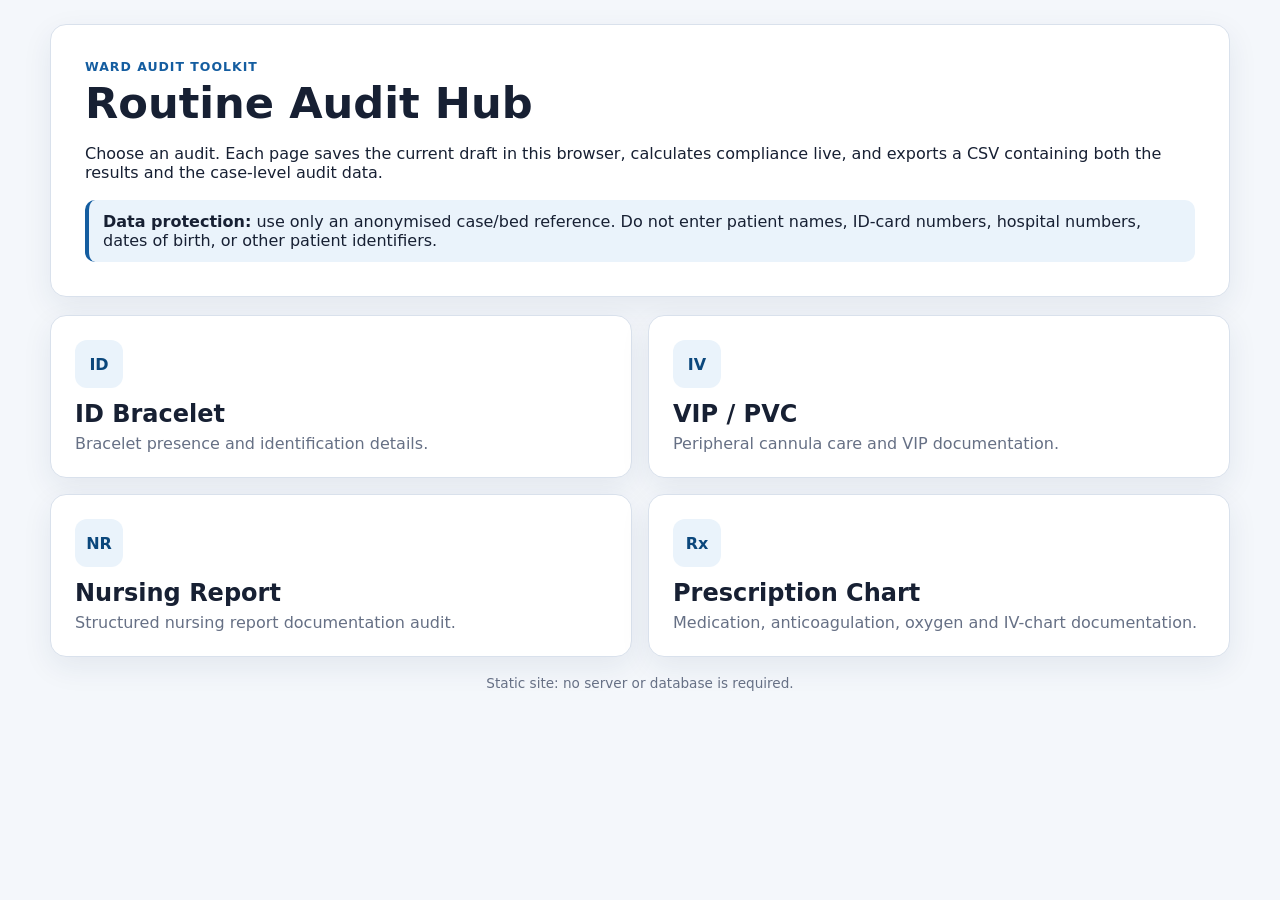
<file: index.html>
<!doctype html>
<html lang="en">
<head>
  <meta charset="utf-8">
  <meta name="viewport" content="width=device-width, initial-scale=1">
  <title>Ward Audit Hub</title>
  <link rel="stylesheet" href="styles.css">
</head>
<body>
  <main class="home-shell">
    <section class="hero card">
      <p class="eyebrow">Ward audit toolkit</p>
      <h1>Routine Audit Hub</h1>
      <p>Choose an audit. Each page saves the current draft in this browser, calculates compliance live, and exports a CSV containing both the results and the case-level audit data.</p>
      <div class="privacy-note"><strong>Data protection:</strong> use only an anonymised case/bed reference. Do not enter patient names, ID-card numbers, hospital numbers, dates of birth, or other patient identifiers.</div>
    </section>

    <section class="audit-grid" aria-label="Available audits">
      <a class="audit-card card" href="id-bracelet.html">
        <span class="audit-icon">ID</span>
        <h2>ID Bracelet</h2>
        <p>Bracelet presence and identification details.</p>
      </a>
      <a class="audit-card card" href="vip.html">
        <span class="audit-icon">IV</span>
        <h2>VIP / PVC</h2>
        <p>Peripheral cannula care and VIP documentation.</p>
      </a>
      <a class="audit-card card" href="nr.html">
        <span class="audit-icon">NR</span>
        <h2>Nursing Report</h2>
        <p>Structured nursing report documentation audit.</p>
      </a>
      <a class="audit-card card" href="rx-chart.html">
        <span class="audit-icon">Rx</span>
        <h2>Prescription Chart</h2>
        <p>Medication, anticoagulation, oxygen and IV-chart documentation.</p>
      </a>
    </section>

    <footer>Static site: no server or database is required.</footer>
  </main>
</body>
</html>
</file>
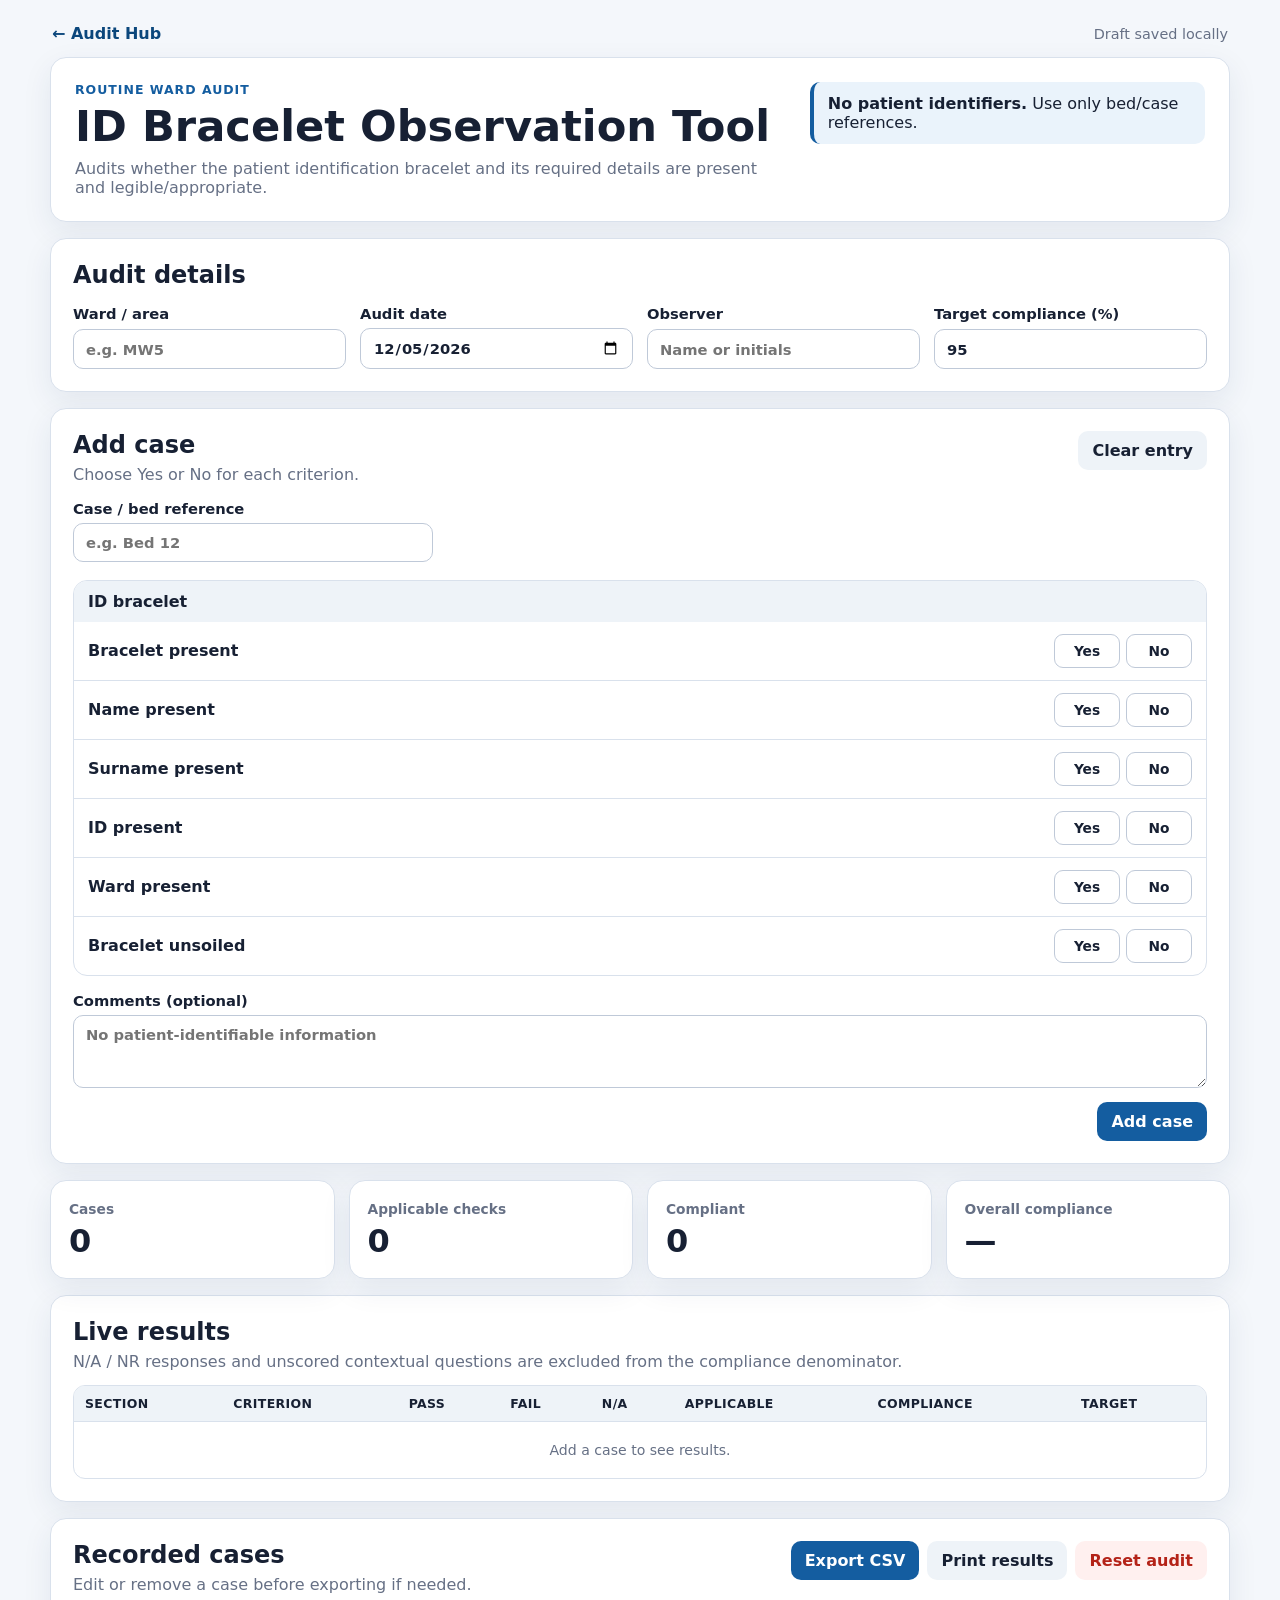
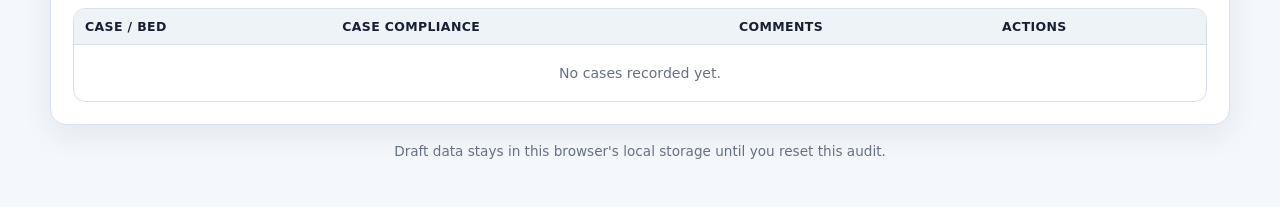
<file: id-bracelet.html>
<!doctype html>
<html lang="en">
<head>
  <meta charset="utf-8">
  <meta name="viewport" content="width=device-width, initial-scale=1">
  <title>ID Bracelet Audit</title>
  <link rel="stylesheet" href="styles.css">
</head>
<body data-audit="idBracelet">
  <main class="app-shell">
    <nav class="topbar">
      <a href="index.html" class="back-link">← Audit Hub</a>
      <span class="save-state" id="saveState">Draft saved locally</span>
    </nav>

    <section class="card audit-header">
      <div>
        <p class="eyebrow">Routine ward audit</p>
        <h1 id="auditTitle">ID Bracelet Audit</h1>
        <p id="auditDescription" class="subtle"></p>
      </div>
      <div class="privacy-note compact"><strong>No patient identifiers.</strong> Use only bed/case references.</div>
    </section>

    <section class="card metadata-card">
      <h2>Audit details</h2>
      <div class="form-grid metadata-grid">
        <label>Ward / area<input id="ward" autocomplete="off" placeholder="e.g. MW5"></label>
        <label>Audit date<input id="auditDate" type="date"></label>
        <label>Observer<input id="observer" autocomplete="off" placeholder="Name or initials"></label>
        <label>Target compliance (%)<input id="target" type="number" min="1" max="100" step="1" value="95"></label>
      </div>
    </section>

    <section class="card entry-card">
      <div class="section-heading">
        <div>
          <h2>Add case</h2>
          <p id="optionNote" class="subtle"></p>
        </div>
        <button id="clearEntry" class="button secondary" type="button">Clear entry</button>
      </div>
      <div class="form-grid case-meta">
        <label>Case / bed reference<input id="caseRef" autocomplete="off" placeholder="e.g. Bed 12"></label>
      </div>
      <form id="auditForm"></form>
      <label class="comments-label">Comments (optional)<textarea id="comments" rows="3" placeholder="No patient-identifiable information"></textarea></label>
      <div class="action-row">
        <button id="addCase" class="button primary" type="button">Add case</button>
      </div>
    </section>

    <section class="summary-grid" aria-label="Audit summary">
      <article class="metric card"><span>Cases</span><strong id="caseCount">0</strong></article>
      <article class="metric card"><span>Applicable checks</span><strong id="applicableCount">0</strong></article>
      <article class="metric card"><span>Compliant</span><strong id="passCount">0</strong></article>
      <article class="metric card"><span>Overall compliance</span><strong id="overallCompliance">—</strong></article>
    </section>

    <section class="card results-card">
      <div class="section-heading">
        <div>
          <h2>Live results</h2>
          <p class="subtle">N/A / NR responses and unscored contextual questions are excluded from the compliance denominator.</p>
        </div>
      </div>
      <div class="table-wrap">
        <table id="resultsTable">
          <thead><tr><th>Section</th><th>Criterion</th><th>Pass</th><th>Fail</th><th>N/A</th><th>Applicable</th><th>Compliance</th><th>Target</th></tr></thead>
          <tbody></tbody>
        </table>
      </div>
    </section>

    <section class="card cases-card">
      <div class="section-heading">
        <div><h2>Recorded cases</h2><p class="subtle">Edit or remove a case before exporting if needed.</p></div>
        <div class="button-group">
          <button id="exportCsv" class="button primary" type="button">Export CSV</button>
          <button id="printPage" class="button secondary" type="button">Print results</button>
          <button id="resetAudit" class="button danger" type="button">Reset audit</button>
        </div>
      </div>
      <div class="table-wrap">
        <table id="casesTable"><thead></thead><tbody></tbody></table>
      </div>
    </section>

    <footer>Draft data stays in this browser's local storage until you reset this audit.</footer>
  </main>
  <script src="app.js"></script>
</body>
</html>
</file>
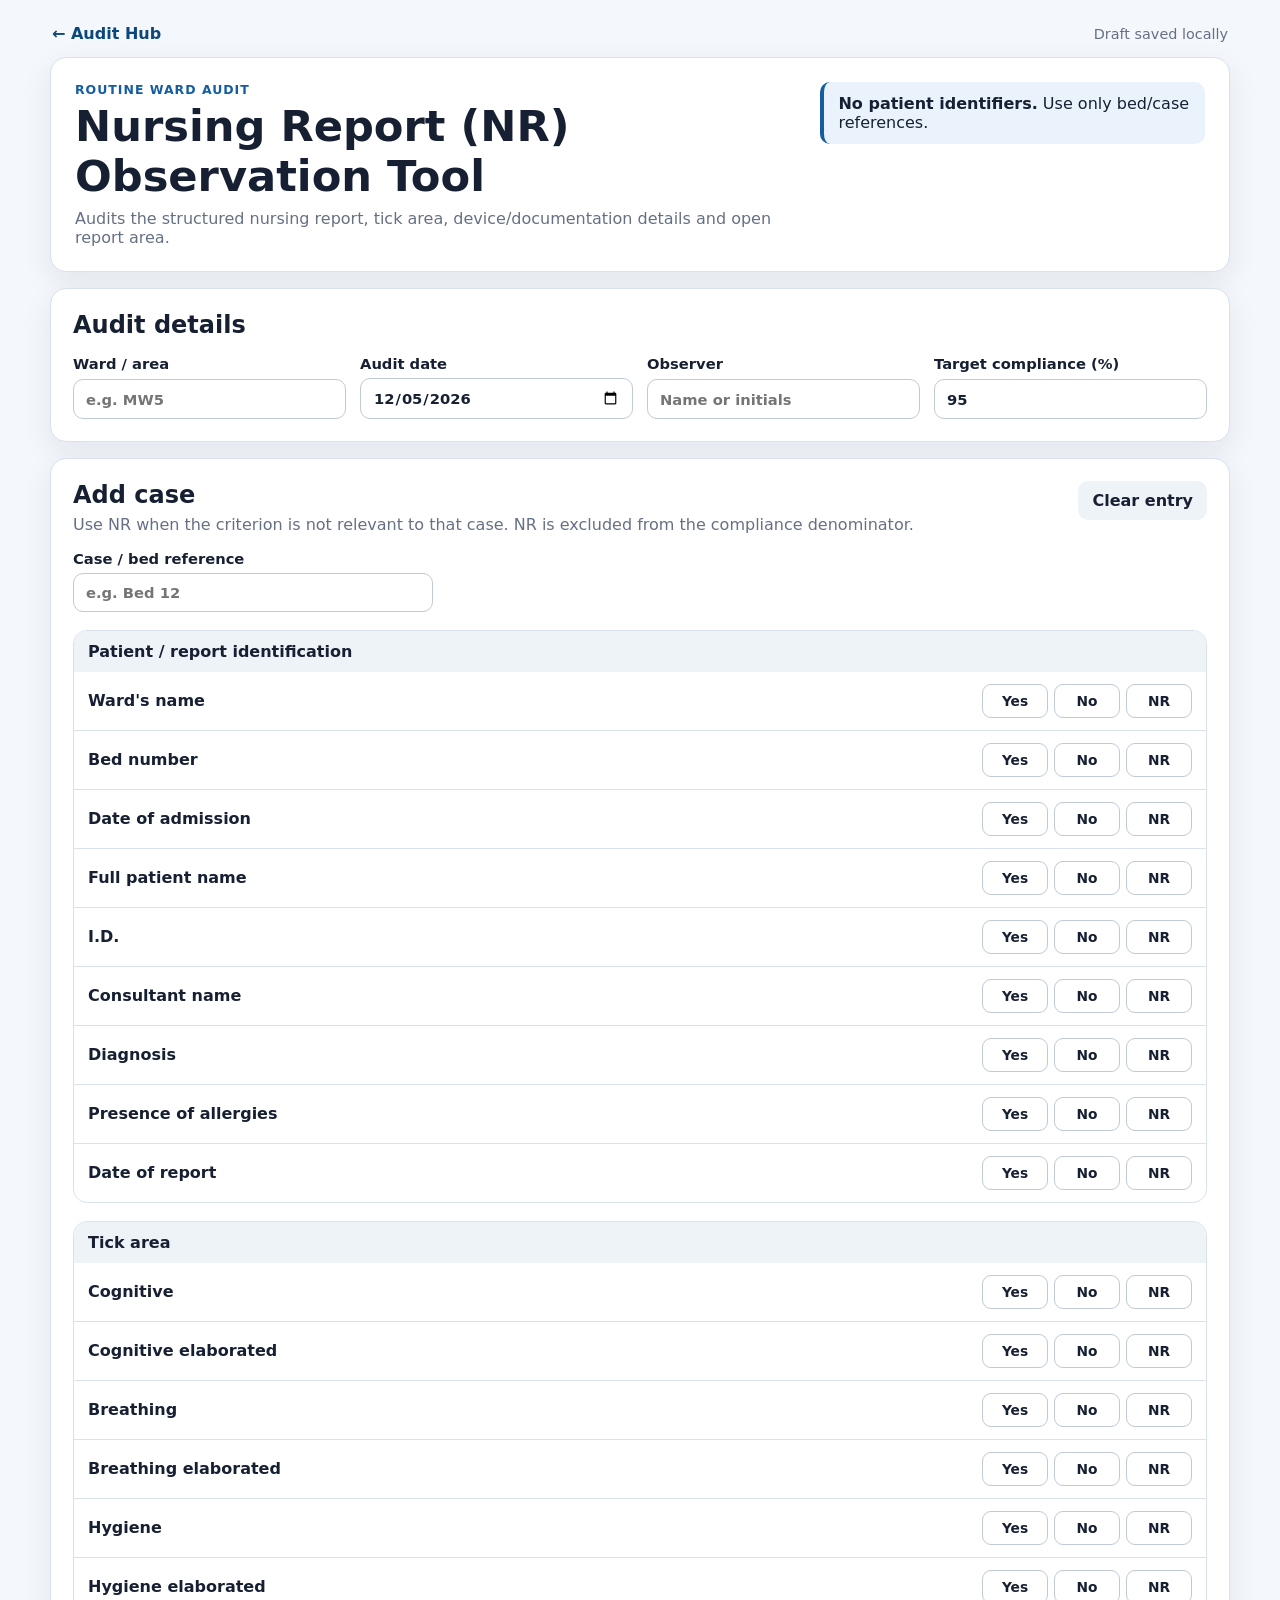
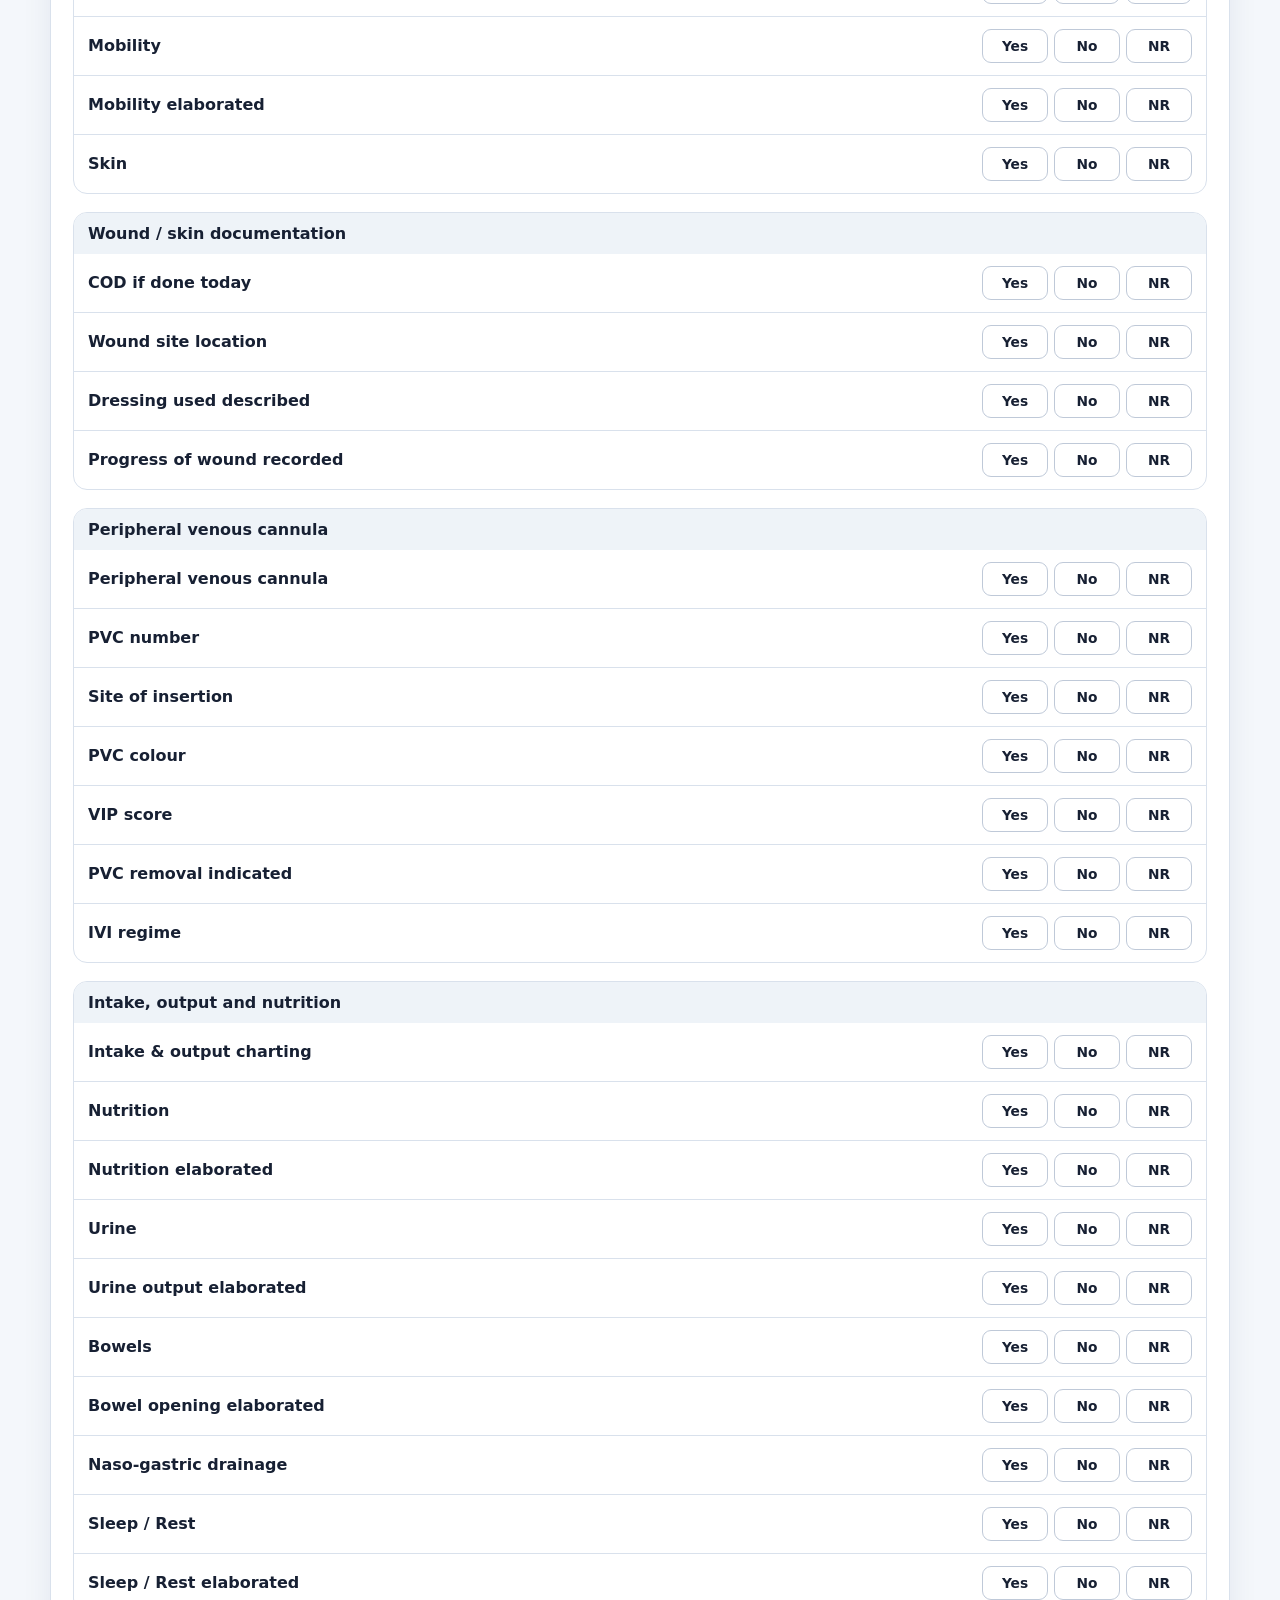
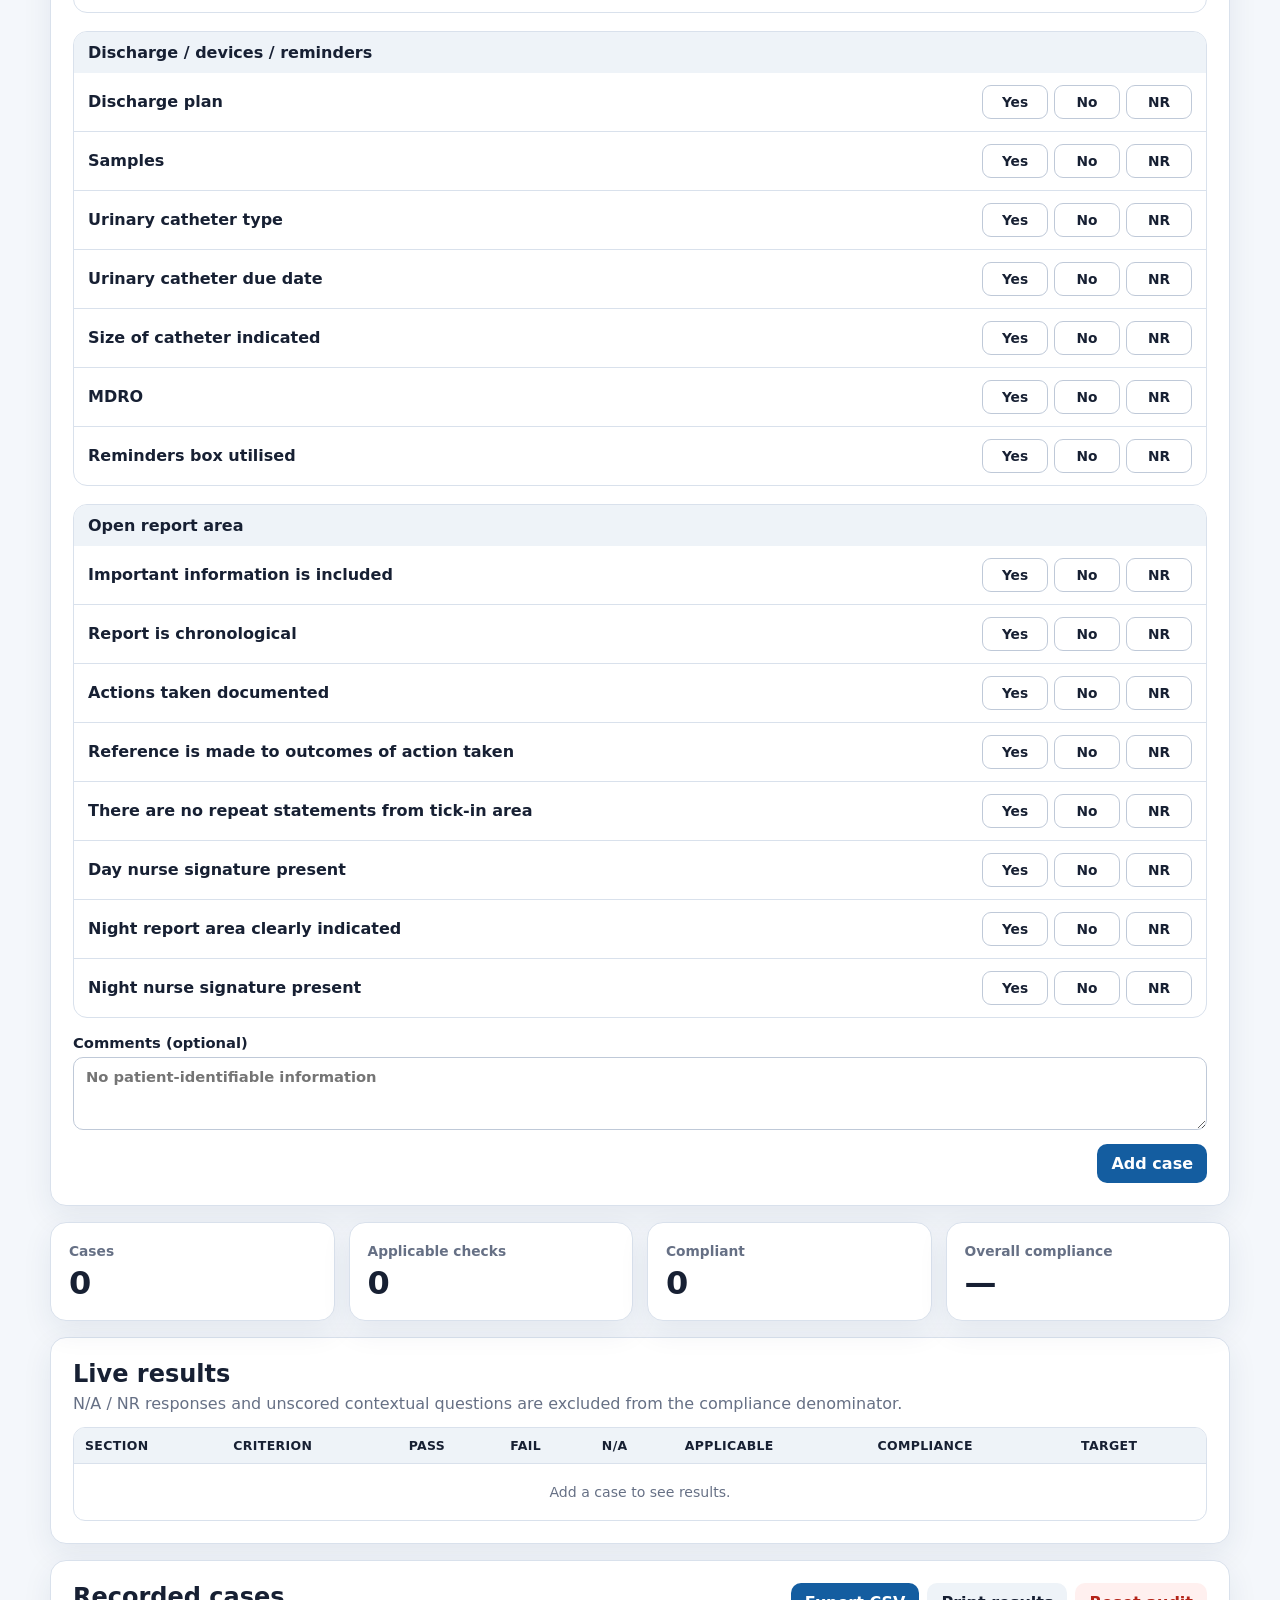
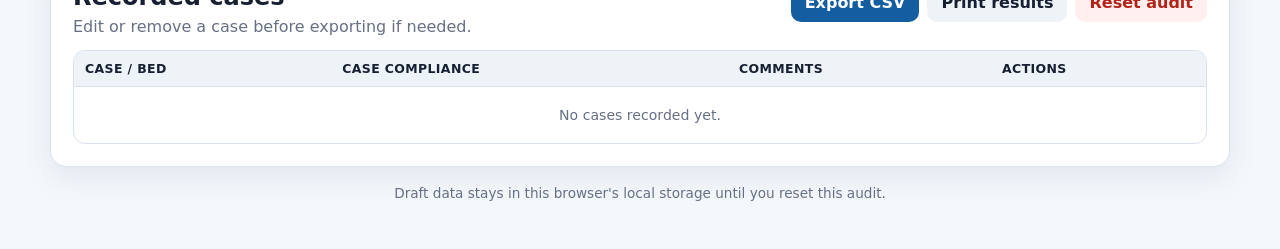
<file: nr.html>
<!doctype html>
<html lang="en">
<head>
  <meta charset="utf-8">
  <meta name="viewport" content="width=device-width, initial-scale=1">
  <title>Nursing Report Audit</title>
  <link rel="stylesheet" href="styles.css">
</head>
<body data-audit="nr">
  <main class="app-shell">
    <nav class="topbar">
      <a href="index.html" class="back-link">← Audit Hub</a>
      <span class="save-state" id="saveState">Draft saved locally</span>
    </nav>

    <section class="card audit-header">
      <div>
        <p class="eyebrow">Routine ward audit</p>
        <h1 id="auditTitle">Nursing Report Audit</h1>
        <p id="auditDescription" class="subtle"></p>
      </div>
      <div class="privacy-note compact"><strong>No patient identifiers.</strong> Use only bed/case references.</div>
    </section>

    <section class="card metadata-card">
      <h2>Audit details</h2>
      <div class="form-grid metadata-grid">
        <label>Ward / area<input id="ward" autocomplete="off" placeholder="e.g. MW5"></label>
        <label>Audit date<input id="auditDate" type="date"></label>
        <label>Observer<input id="observer" autocomplete="off" placeholder="Name or initials"></label>
        <label>Target compliance (%)<input id="target" type="number" min="1" max="100" step="1" value="95"></label>
      </div>
    </section>

    <section class="card entry-card">
      <div class="section-heading">
        <div>
          <h2>Add case</h2>
          <p id="optionNote" class="subtle"></p>
        </div>
        <button id="clearEntry" class="button secondary" type="button">Clear entry</button>
      </div>
      <div class="form-grid case-meta">
        <label>Case / bed reference<input id="caseRef" autocomplete="off" placeholder="e.g. Bed 12"></label>
      </div>
      <form id="auditForm"></form>
      <label class="comments-label">Comments (optional)<textarea id="comments" rows="3" placeholder="No patient-identifiable information"></textarea></label>
      <div class="action-row">
        <button id="addCase" class="button primary" type="button">Add case</button>
      </div>
    </section>

    <section class="summary-grid" aria-label="Audit summary">
      <article class="metric card"><span>Cases</span><strong id="caseCount">0</strong></article>
      <article class="metric card"><span>Applicable checks</span><strong id="applicableCount">0</strong></article>
      <article class="metric card"><span>Compliant</span><strong id="passCount">0</strong></article>
      <article class="metric card"><span>Overall compliance</span><strong id="overallCompliance">—</strong></article>
    </section>

    <section class="card results-card">
      <div class="section-heading">
        <div>
          <h2>Live results</h2>
          <p class="subtle">N/A / NR responses and unscored contextual questions are excluded from the compliance denominator.</p>
        </div>
      </div>
      <div class="table-wrap">
        <table id="resultsTable">
          <thead><tr><th>Section</th><th>Criterion</th><th>Pass</th><th>Fail</th><th>N/A</th><th>Applicable</th><th>Compliance</th><th>Target</th></tr></thead>
          <tbody></tbody>
        </table>
      </div>
    </section>

    <section class="card cases-card">
      <div class="section-heading">
        <div><h2>Recorded cases</h2><p class="subtle">Edit or remove a case before exporting if needed.</p></div>
        <div class="button-group">
          <button id="exportCsv" class="button primary" type="button">Export CSV</button>
          <button id="printPage" class="button secondary" type="button">Print results</button>
          <button id="resetAudit" class="button danger" type="button">Reset audit</button>
        </div>
      </div>
      <div class="table-wrap">
        <table id="casesTable"><thead></thead><tbody></tbody></table>
      </div>
    </section>

    <footer>Draft data stays in this browser's local storage until you reset this audit.</footer>
  </main>
  <script src="app.js"></script>
</body>
</html>
</file>
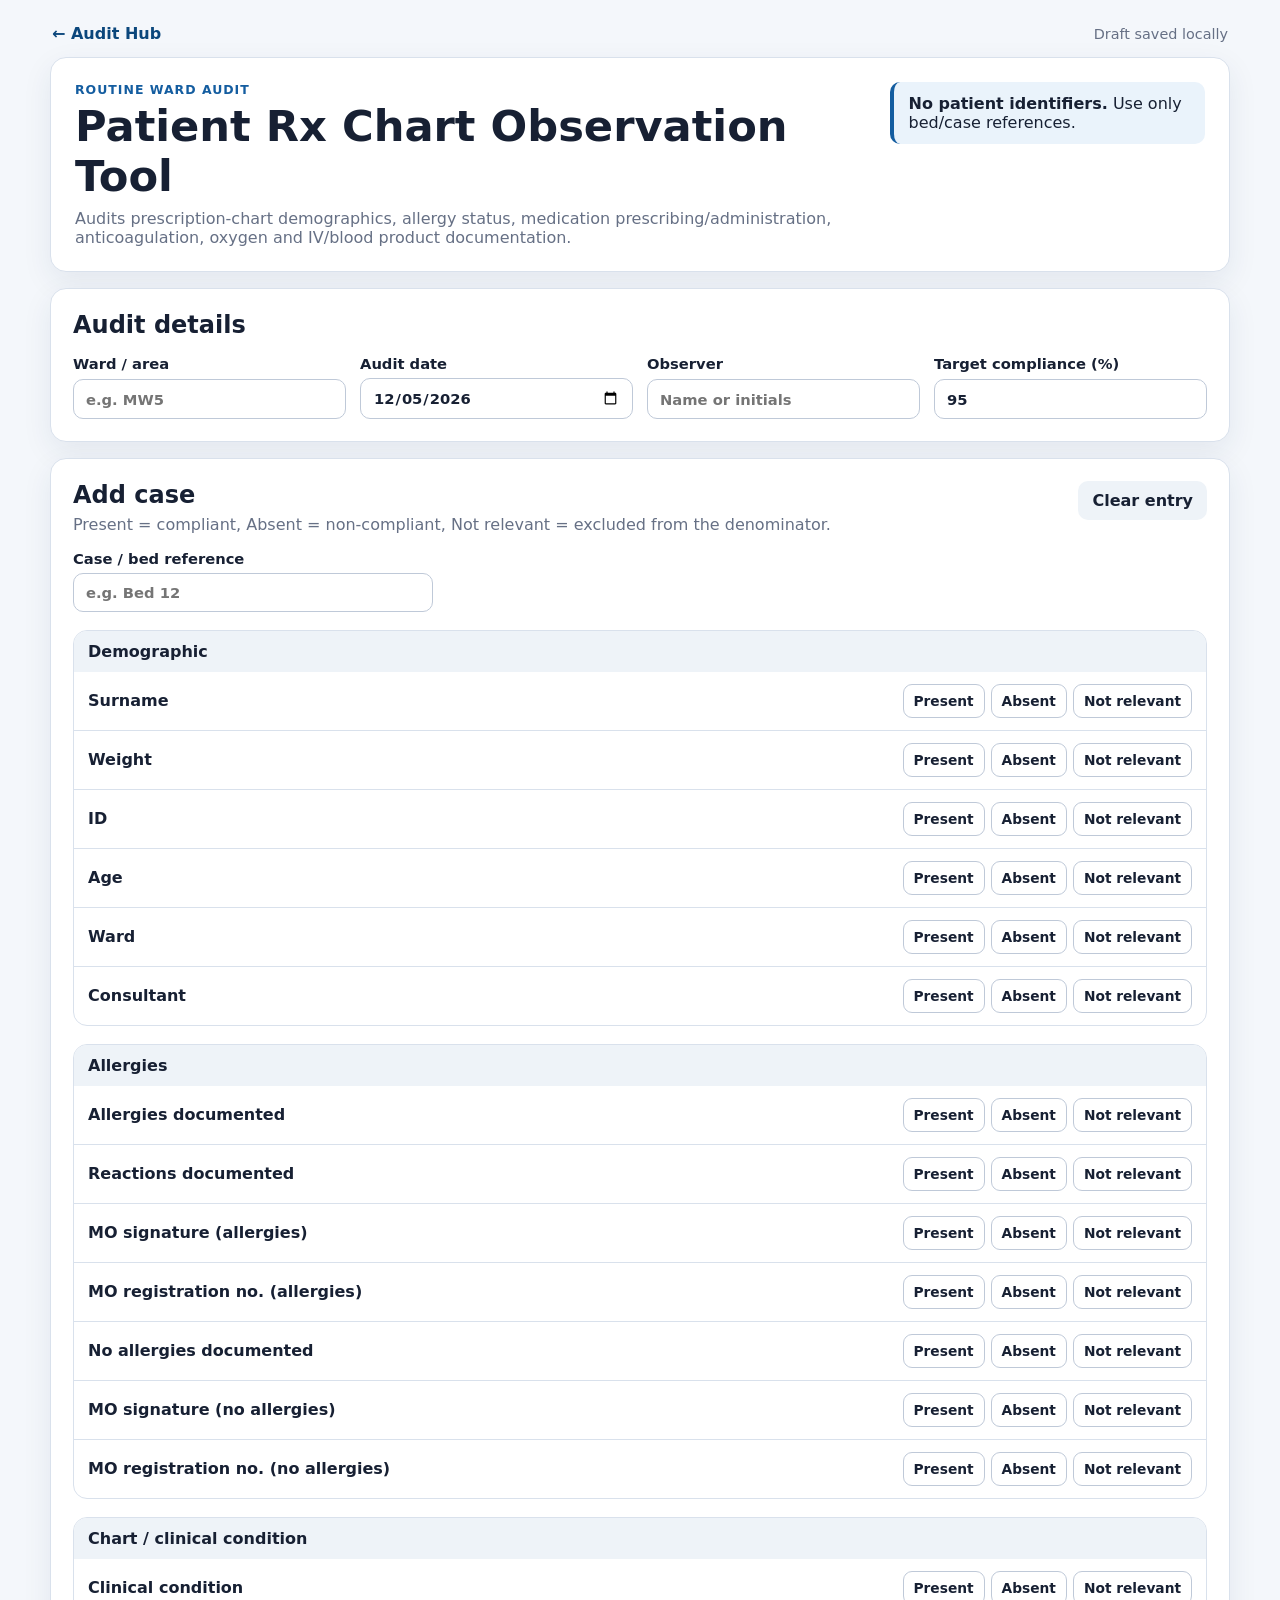
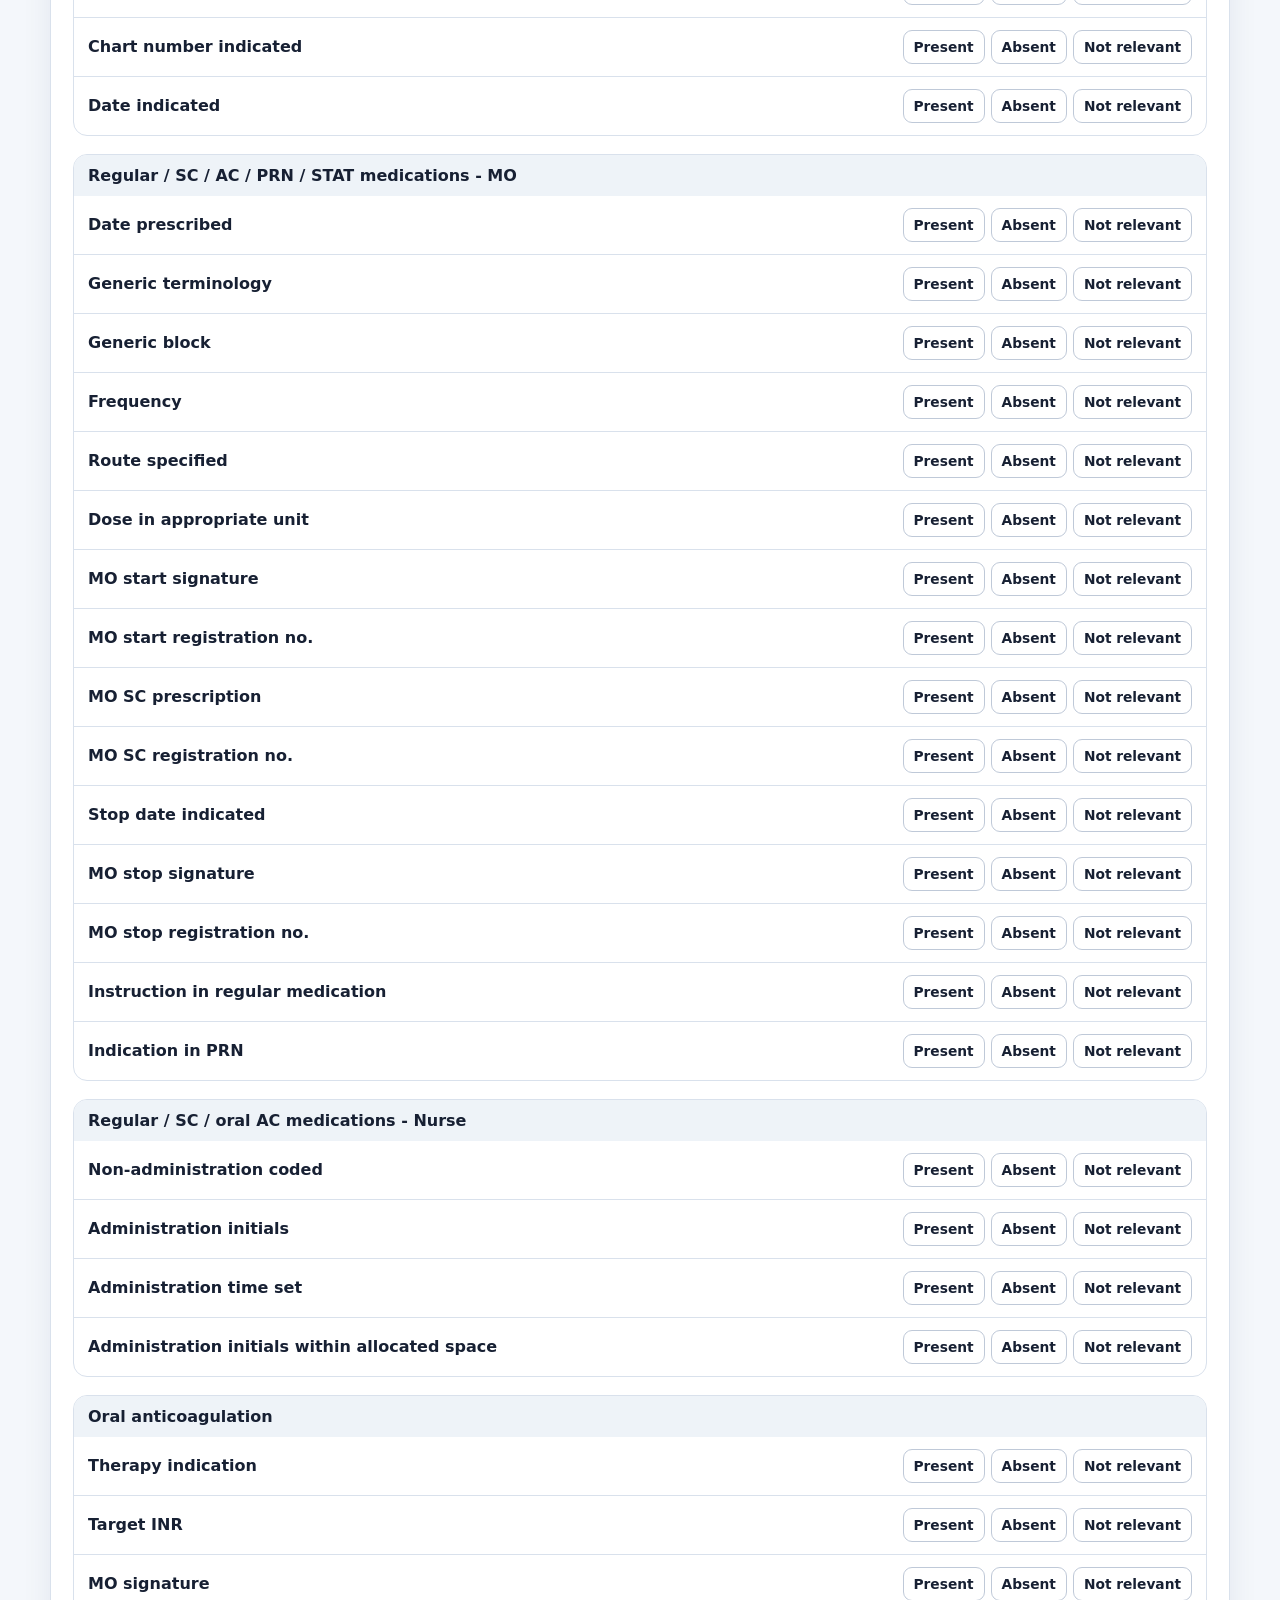
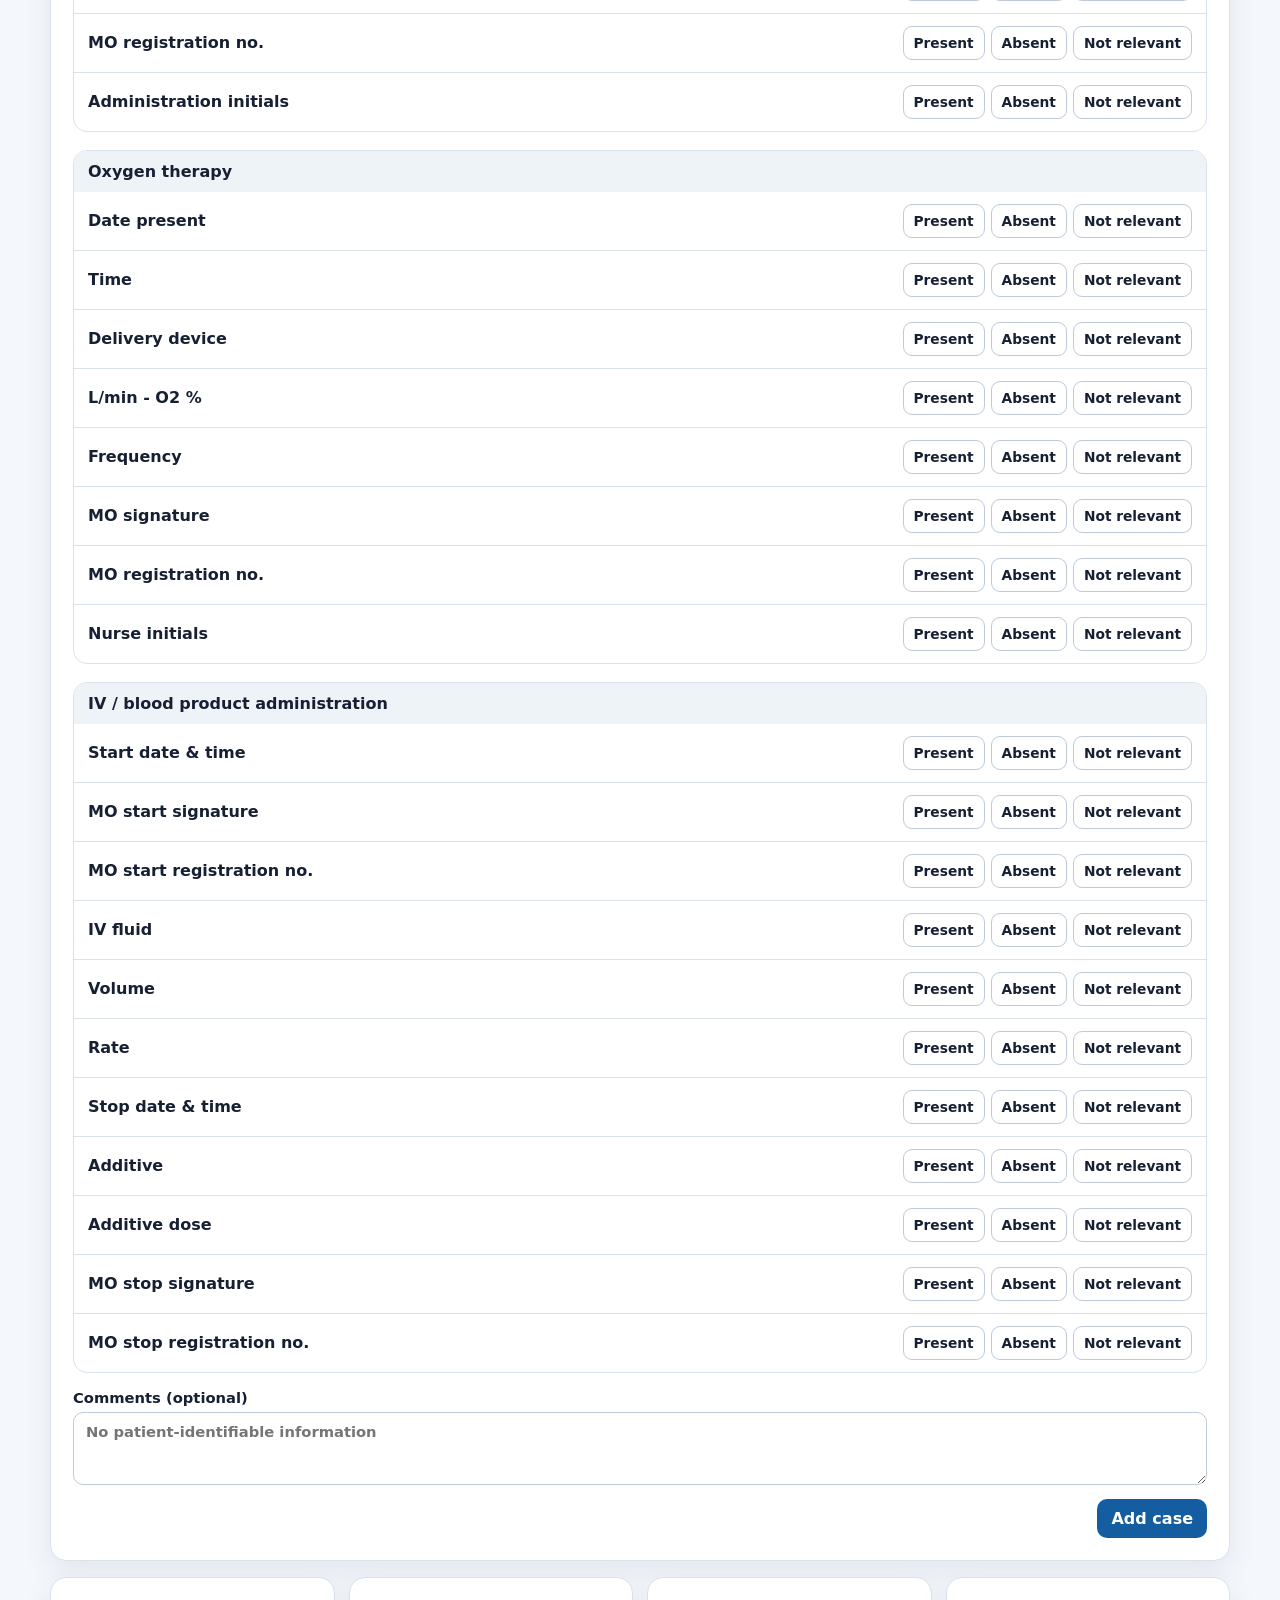
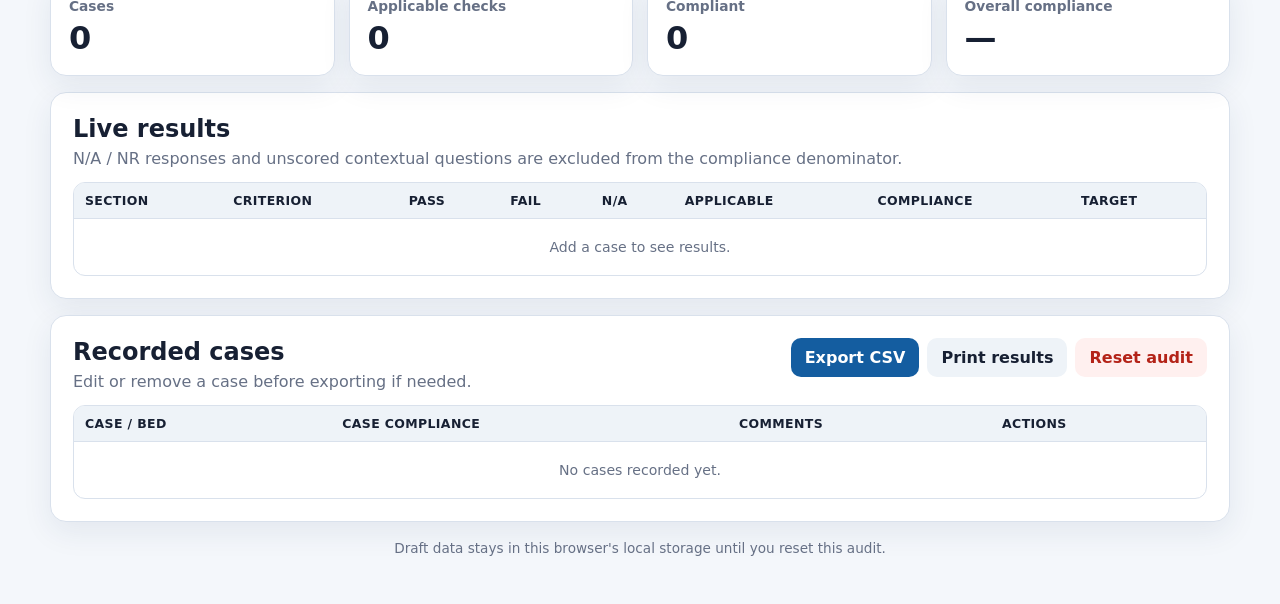
<file: rx-chart.html>
<!doctype html>
<html lang="en">
<head>
  <meta charset="utf-8">
  <meta name="viewport" content="width=device-width, initial-scale=1">
  <title>Prescription Chart Audit</title>
  <link rel="stylesheet" href="styles.css">
</head>
<body data-audit="rx">
  <main class="app-shell">
    <nav class="topbar">
      <a href="index.html" class="back-link">← Audit Hub</a>
      <span class="save-state" id="saveState">Draft saved locally</span>
    </nav>

    <section class="card audit-header">
      <div>
        <p class="eyebrow">Routine ward audit</p>
        <h1 id="auditTitle">Prescription Chart Audit</h1>
        <p id="auditDescription" class="subtle"></p>
      </div>
      <div class="privacy-note compact"><strong>No patient identifiers.</strong> Use only bed/case references.</div>
    </section>

    <section class="card metadata-card">
      <h2>Audit details</h2>
      <div class="form-grid metadata-grid">
        <label>Ward / area<input id="ward" autocomplete="off" placeholder="e.g. MW5"></label>
        <label>Audit date<input id="auditDate" type="date"></label>
        <label>Observer<input id="observer" autocomplete="off" placeholder="Name or initials"></label>
        <label>Target compliance (%)<input id="target" type="number" min="1" max="100" step="1" value="95"></label>
      </div>
    </section>

    <section class="card entry-card">
      <div class="section-heading">
        <div>
          <h2>Add case</h2>
          <p id="optionNote" class="subtle"></p>
        </div>
        <button id="clearEntry" class="button secondary" type="button">Clear entry</button>
      </div>
      <div class="form-grid case-meta">
        <label>Case / bed reference<input id="caseRef" autocomplete="off" placeholder="e.g. Bed 12"></label>
      </div>
      <form id="auditForm"></form>
      <label class="comments-label">Comments (optional)<textarea id="comments" rows="3" placeholder="No patient-identifiable information"></textarea></label>
      <div class="action-row">
        <button id="addCase" class="button primary" type="button">Add case</button>
      </div>
    </section>

    <section class="summary-grid" aria-label="Audit summary">
      <article class="metric card"><span>Cases</span><strong id="caseCount">0</strong></article>
      <article class="metric card"><span>Applicable checks</span><strong id="applicableCount">0</strong></article>
      <article class="metric card"><span>Compliant</span><strong id="passCount">0</strong></article>
      <article class="metric card"><span>Overall compliance</span><strong id="overallCompliance">—</strong></article>
    </section>

    <section class="card results-card">
      <div class="section-heading">
        <div>
          <h2>Live results</h2>
          <p class="subtle">N/A / NR responses and unscored contextual questions are excluded from the compliance denominator.</p>
        </div>
      </div>
      <div class="table-wrap">
        <table id="resultsTable">
          <thead><tr><th>Section</th><th>Criterion</th><th>Pass</th><th>Fail</th><th>N/A</th><th>Applicable</th><th>Compliance</th><th>Target</th></tr></thead>
          <tbody></tbody>
        </table>
      </div>
    </section>

    <section class="card cases-card">
      <div class="section-heading">
        <div><h2>Recorded cases</h2><p class="subtle">Edit or remove a case before exporting if needed.</p></div>
        <div class="button-group">
          <button id="exportCsv" class="button primary" type="button">Export CSV</button>
          <button id="printPage" class="button secondary" type="button">Print results</button>
          <button id="resetAudit" class="button danger" type="button">Reset audit</button>
        </div>
      </div>
      <div class="table-wrap">
        <table id="casesTable"><thead></thead><tbody></tbody></table>
      </div>
    </section>

    <footer>Draft data stays in this browser's local storage until you reset this audit.</footer>
  </main>
  <script src="app.js"></script>
</body>
</html>
</file>
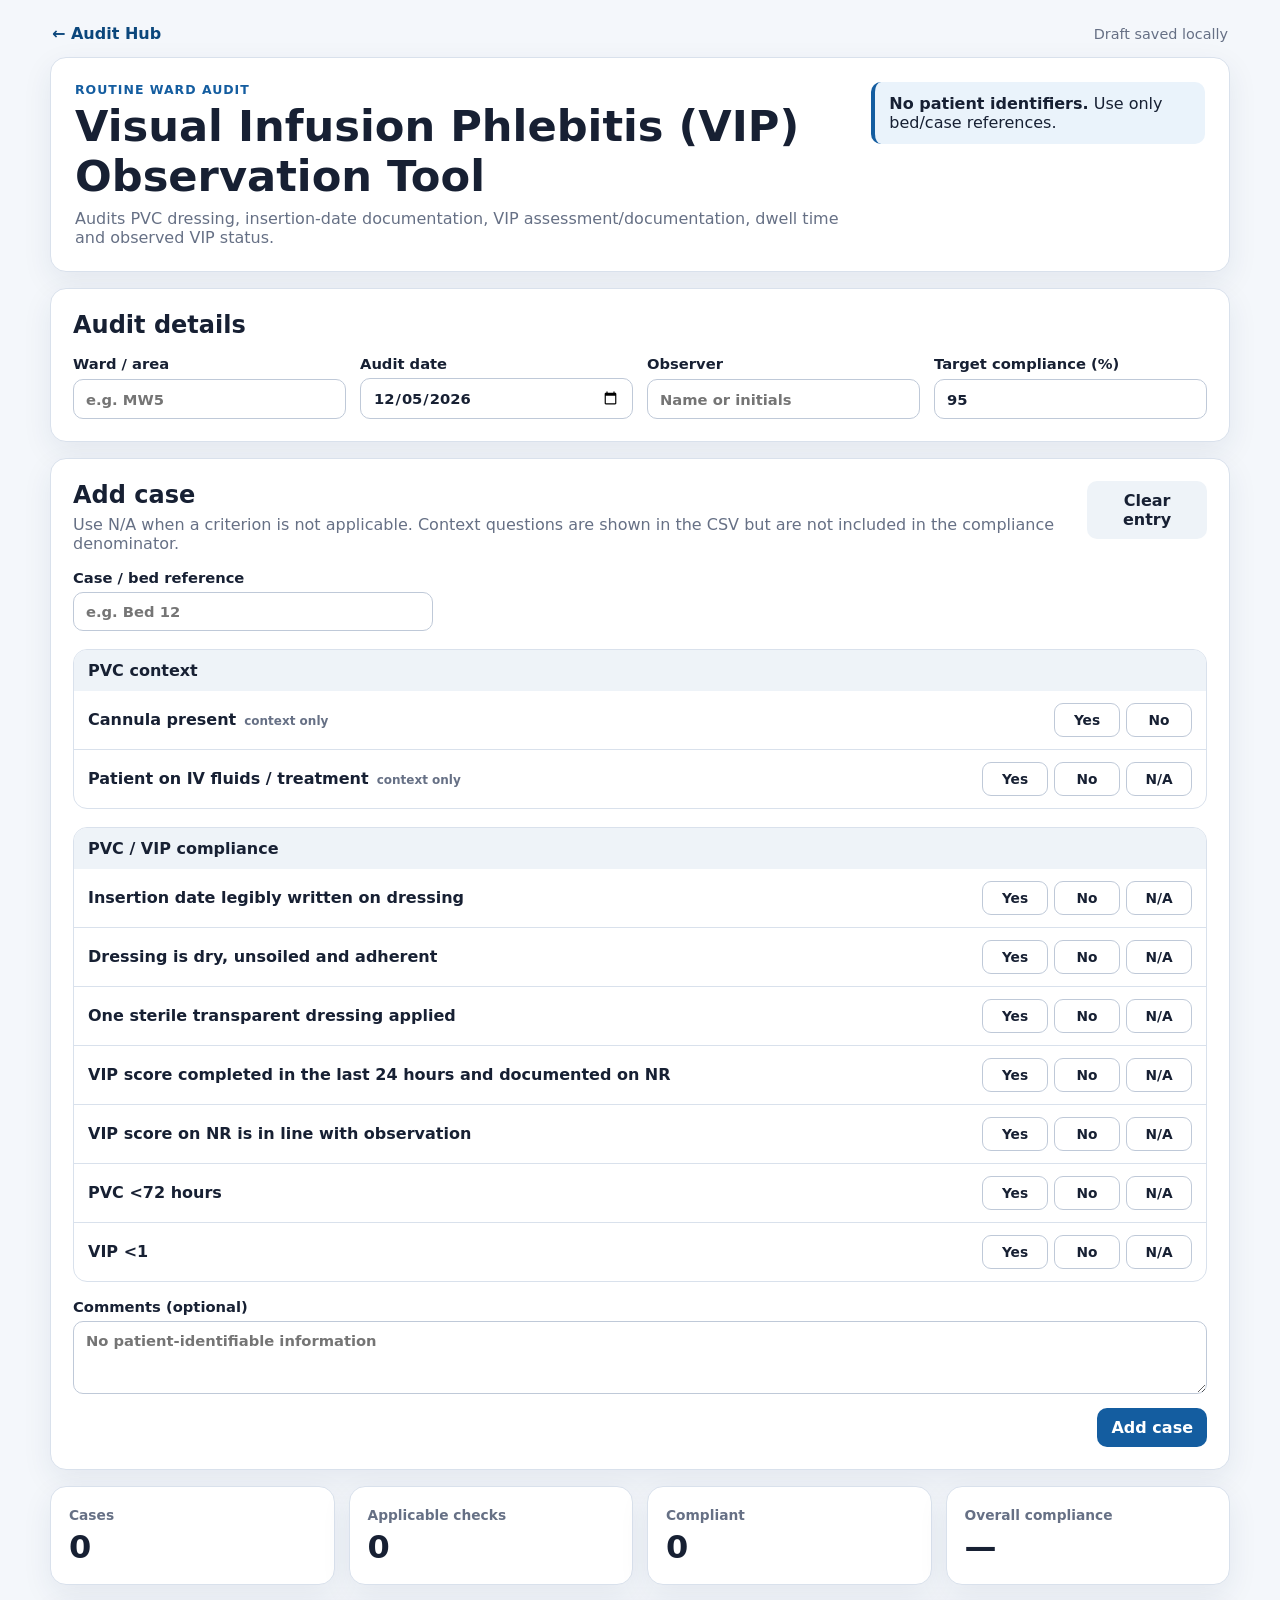
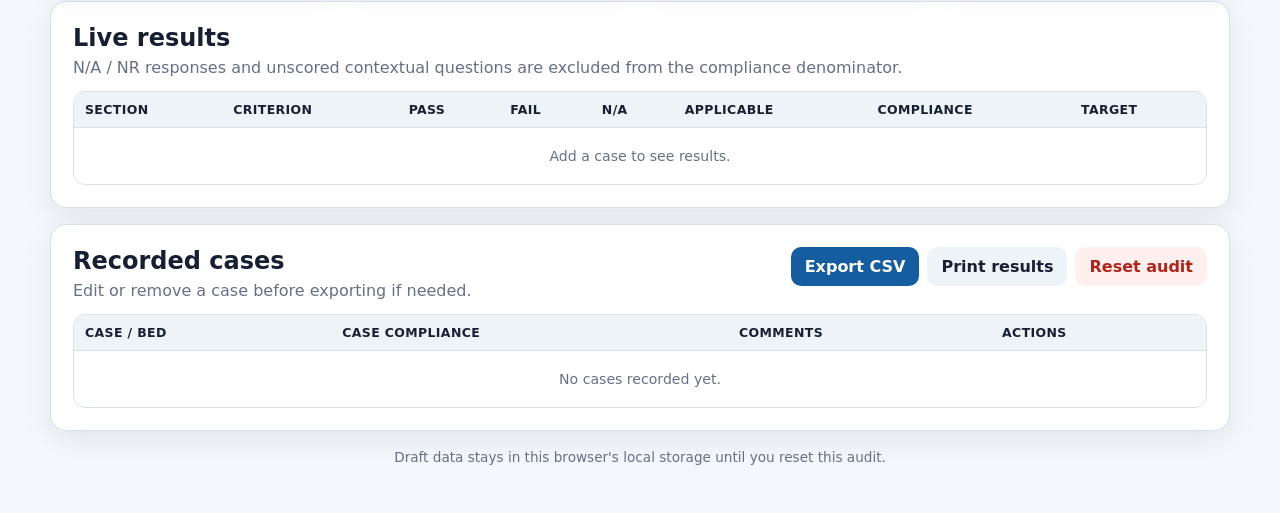
<file: vip.html>
<!doctype html>
<html lang="en">
<head>
  <meta charset="utf-8">
  <meta name="viewport" content="width=device-width, initial-scale=1">
  <title>VIP / PVC Audit</title>
  <link rel="stylesheet" href="styles.css">
</head>
<body data-audit="vip">
  <main class="app-shell">
    <nav class="topbar">
      <a href="index.html" class="back-link">← Audit Hub</a>
      <span class="save-state" id="saveState">Draft saved locally</span>
    </nav>

    <section class="card audit-header">
      <div>
        <p class="eyebrow">Routine ward audit</p>
        <h1 id="auditTitle">VIP / PVC Audit</h1>
        <p id="auditDescription" class="subtle"></p>
      </div>
      <div class="privacy-note compact"><strong>No patient identifiers.</strong> Use only bed/case references.</div>
    </section>

    <section class="card metadata-card">
      <h2>Audit details</h2>
      <div class="form-grid metadata-grid">
        <label>Ward / area<input id="ward" autocomplete="off" placeholder="e.g. MW5"></label>
        <label>Audit date<input id="auditDate" type="date"></label>
        <label>Observer<input id="observer" autocomplete="off" placeholder="Name or initials"></label>
        <label>Target compliance (%)<input id="target" type="number" min="1" max="100" step="1" value="95"></label>
      </div>
    </section>

    <section class="card entry-card">
      <div class="section-heading">
        <div>
          <h2>Add case</h2>
          <p id="optionNote" class="subtle"></p>
        </div>
        <button id="clearEntry" class="button secondary" type="button">Clear entry</button>
      </div>
      <div class="form-grid case-meta">
        <label>Case / bed reference<input id="caseRef" autocomplete="off" placeholder="e.g. Bed 12"></label>
      </div>
      <form id="auditForm"></form>
      <label class="comments-label">Comments (optional)<textarea id="comments" rows="3" placeholder="No patient-identifiable information"></textarea></label>
      <div class="action-row">
        <button id="addCase" class="button primary" type="button">Add case</button>
      </div>
    </section>

    <section class="summary-grid" aria-label="Audit summary">
      <article class="metric card"><span>Cases</span><strong id="caseCount">0</strong></article>
      <article class="metric card"><span>Applicable checks</span><strong id="applicableCount">0</strong></article>
      <article class="metric card"><span>Compliant</span><strong id="passCount">0</strong></article>
      <article class="metric card"><span>Overall compliance</span><strong id="overallCompliance">—</strong></article>
    </section>

    <section class="card results-card">
      <div class="section-heading">
        <div>
          <h2>Live results</h2>
          <p class="subtle">N/A / NR responses and unscored contextual questions are excluded from the compliance denominator.</p>
        </div>
      </div>
      <div class="table-wrap">
        <table id="resultsTable">
          <thead><tr><th>Section</th><th>Criterion</th><th>Pass</th><th>Fail</th><th>N/A</th><th>Applicable</th><th>Compliance</th><th>Target</th></tr></thead>
          <tbody></tbody>
        </table>
      </div>
    </section>

    <section class="card cases-card">
      <div class="section-heading">
        <div><h2>Recorded cases</h2><p class="subtle">Edit or remove a case before exporting if needed.</p></div>
        <div class="button-group">
          <button id="exportCsv" class="button primary" type="button">Export CSV</button>
          <button id="printPage" class="button secondary" type="button">Print results</button>
          <button id="resetAudit" class="button danger" type="button">Reset audit</button>
        </div>
      </div>
      <div class="table-wrap">
        <table id="casesTable"><thead></thead><tbody></tbody></table>
      </div>
    </section>

    <footer>Draft data stays in this browser's local storage until you reset this audit.</footer>
  </main>
  <script src="app.js"></script>
</body>
</html>
</file>
<file: styles.css>
:root {
  --bg: #f4f7fb;
  --card: #ffffff;
  --text: #172033;
  --muted: #667085;
  --line: #d9e1ec;
  --brand: #145da0;
  --brand-strong: #0b477c;
  --good: #147a4b;
  --warn: #a15c00;
  --bad: #b42318;
  --soft-blue: #eaf3fb;
  --soft-green: #eaf7f0;
  --soft-red: #fff0ef;
  --shadow: 0 10px 30px rgba(29, 55, 90, .08);
}

* { box-sizing: border-box; }
body {
  margin: 0;
  font-family: Inter, ui-sans-serif, system-ui, -apple-system, BlinkMacSystemFont, "Segoe UI", sans-serif;
  background: var(--bg);
  color: var(--text);
}
button, input, textarea { font: inherit; }
a { color: inherit; }

.home-shell, .app-shell { width: min(1180px, calc(100% - 28px)); margin: 24px auto 48px; }
.card { background: var(--card); border: 1px solid var(--line); border-radius: 16px; box-shadow: var(--shadow); }
.hero { padding: 34px; }
.hero h1, .audit-header h1 { margin: 4px 0 8px; font-size: clamp(1.8rem, 4vw, 2.7rem); }
.eyebrow { margin: 0; text-transform: uppercase; letter-spacing: .08em; color: var(--brand); font-weight: 800; font-size: .78rem; }
.subtle { color: var(--muted); margin: 6px 0 0; }
.privacy-note { margin-top: 18px; border-left: 4px solid var(--brand); background: var(--soft-blue); padding: 12px 14px; border-radius: 10px; }
.privacy-note.compact { margin-top: 0; max-width: 400px; }

a.audit-card { text-decoration: none; display: block; padding: 24px; transition: transform .15s ease, box-shadow .15s ease; }
a.audit-card:hover { transform: translateY(-2px); box-shadow: 0 14px 34px rgba(29, 55, 90, .13); }
.audit-grid { display: grid; grid-template-columns: repeat(2, minmax(0,1fr)); gap: 16px; margin-top: 18px; }
.audit-card h2 { margin: 12px 0 6px; }
.audit-card p { margin: 0; color: var(--muted); }
.audit-icon { display: inline-grid; place-items: center; width: 48px; height: 48px; border-radius: 12px; background: var(--soft-blue); color: var(--brand-strong); font-weight: 900; }

.topbar { display: flex; justify-content: space-between; align-items: center; margin: 4px 2px 14px; }
.back-link { color: var(--brand-strong); font-weight: 700; text-decoration: none; }
.save-state { color: var(--muted); font-size: .9rem; }
.audit-header { padding: 24px; display: flex; justify-content: space-between; gap: 18px; align-items: flex-start; }
.metadata-card, .entry-card, .results-card, .cases-card { margin-top: 16px; padding: 22px; }
.metadata-card h2, .entry-card h2, .results-card h2, .cases-card h2 { margin: 0; }
.form-grid { display: grid; gap: 14px; }
.metadata-grid { grid-template-columns: repeat(4, minmax(0,1fr)); margin-top: 16px; }
.case-meta { grid-template-columns: minmax(220px, 360px); margin: 16px 0; }
label { display: grid; gap: 6px; font-weight: 700; font-size: .92rem; }
input, textarea { width: 100%; border: 1px solid #bfc9d8; border-radius: 10px; padding: 10px 12px; background: #fff; color: var(--text); }
input:focus, textarea:focus { outline: 3px solid rgba(20,93,160,.15); border-color: var(--brand); }

.section-heading { display: flex; gap: 16px; justify-content: space-between; align-items: flex-start; }
.audit-section { margin-top: 18px; border: 1px solid var(--line); border-radius: 14px; overflow: hidden; }
.audit-section h3 { margin: 0; padding: 11px 14px; background: #eef3f8; font-size: 1rem; }
.criterion { display: grid; grid-template-columns: minmax(280px, 1fr) auto; gap: 12px; align-items: center; padding: 12px 14px; border-top: 1px solid var(--line); }
.criterion:first-of-type { border-top: none; }
.criterion-label { font-weight: 650; line-height: 1.3; }
.context-badge { margin-left: 8px; color: var(--muted); font-weight: 650; font-size: .75rem; }
.segmented { display: flex; flex-wrap: wrap; gap: 6px; justify-content: flex-end; }
.segmented label { display: inline-flex; align-items: center; gap: 0; cursor: pointer; }
.segmented input { position: absolute; opacity: 0; pointer-events: none; }
.segmented span { min-width: 66px; text-align: center; padding: 8px 10px; border: 1px solid #bfc9d8; border-radius: 9px; background: #fff; font-weight: 750; font-size: .86rem; }
.segmented input:checked + span { background: var(--brand); color: white; border-color: var(--brand); box-shadow: 0 0 0 2px rgba(20,93,160,.12); }
.comments-label { margin-top: 16px; }
.action-row { display: flex; justify-content: flex-end; margin-top: 14px; }
.button-group { display: flex; gap: 8px; flex-wrap: wrap; justify-content: flex-end; }
.button { border: 0; border-radius: 10px; padding: 10px 14px; font-weight: 800; cursor: pointer; }
.button.primary { background: var(--brand); color: #fff; }
.button.primary:hover { background: var(--brand-strong); }
.button.secondary { background: #eef3f8; color: var(--text); }
.button.danger { background: var(--soft-red); color: var(--bad); }
.small-button { padding: 6px 9px; font-size: .8rem; }

.summary-grid { display: grid; grid-template-columns: repeat(4, minmax(0,1fr)); gap: 14px; margin-top: 16px; }
.metric { padding: 18px; }
.metric span { color: var(--muted); font-weight: 700; font-size: .86rem; }
.metric strong { display: block; font-size: 2rem; margin-top: 4px; }

.table-wrap { overflow: auto; margin-top: 14px; border: 1px solid var(--line); border-radius: 12px; }
table { width: 100%; border-collapse: collapse; min-width: 760px; }
th, td { padding: 10px 11px; border-bottom: 1px solid var(--line); text-align: left; vertical-align: top; font-size: .88rem; }
th { position: sticky; top: 0; background: #eef3f8; z-index: 1; font-size: .78rem; text-transform: uppercase; letter-spacing: .03em; }
tr:last-child td { border-bottom: none; }
.status-good { color: var(--good); font-weight: 850; }
.status-bad { color: var(--bad); font-weight: 850; }
.status-na { color: var(--muted); font-weight: 700; }
.empty-row { color: var(--muted); text-align: center; padding: 20px; }

footer { margin: 18px 4px 0; color: var(--muted); font-size: .85rem; text-align: center; }

@media (max-width: 850px) {
  .audit-grid, .summary-grid { grid-template-columns: 1fr 1fr; }
  .metadata-grid { grid-template-columns: 1fr 1fr; }
  .audit-header { display: block; }
  .privacy-note.compact { margin-top: 14px; max-width: none; }
  .criterion { grid-template-columns: 1fr; }
  .segmented { justify-content: flex-start; }
}

@media (max-width: 560px) {
  .home-shell, .app-shell { width: min(100% - 16px, 1180px); margin-top: 10px; }
  .hero, .metadata-card, .entry-card, .results-card, .cases-card, .audit-header { padding: 16px; border-radius: 12px; }
  .audit-grid, .summary-grid, .metadata-grid { grid-template-columns: 1fr; }
  .section-heading { display: block; }
  .section-heading > .button, .button-group { margin-top: 12px; }
  .button-group { justify-content: flex-start; }
  .criterion { padding: 12px; }
  .segmented { display: grid; grid-template-columns: repeat(3, minmax(0,1fr)); }
  .segmented span { min-width: 0; width: 100%; }
}

@media print {
  body { background: white; }
  .topbar, .entry-card, .button-group, #clearEntry, footer { display: none !important; }
  .card { box-shadow: none; border-color: #c9c9c9; }
  .app-shell { width: 100%; margin: 0; }
  .table-wrap { overflow: visible; }
  table { min-width: 0; font-size: 9pt; }
}
</file>
